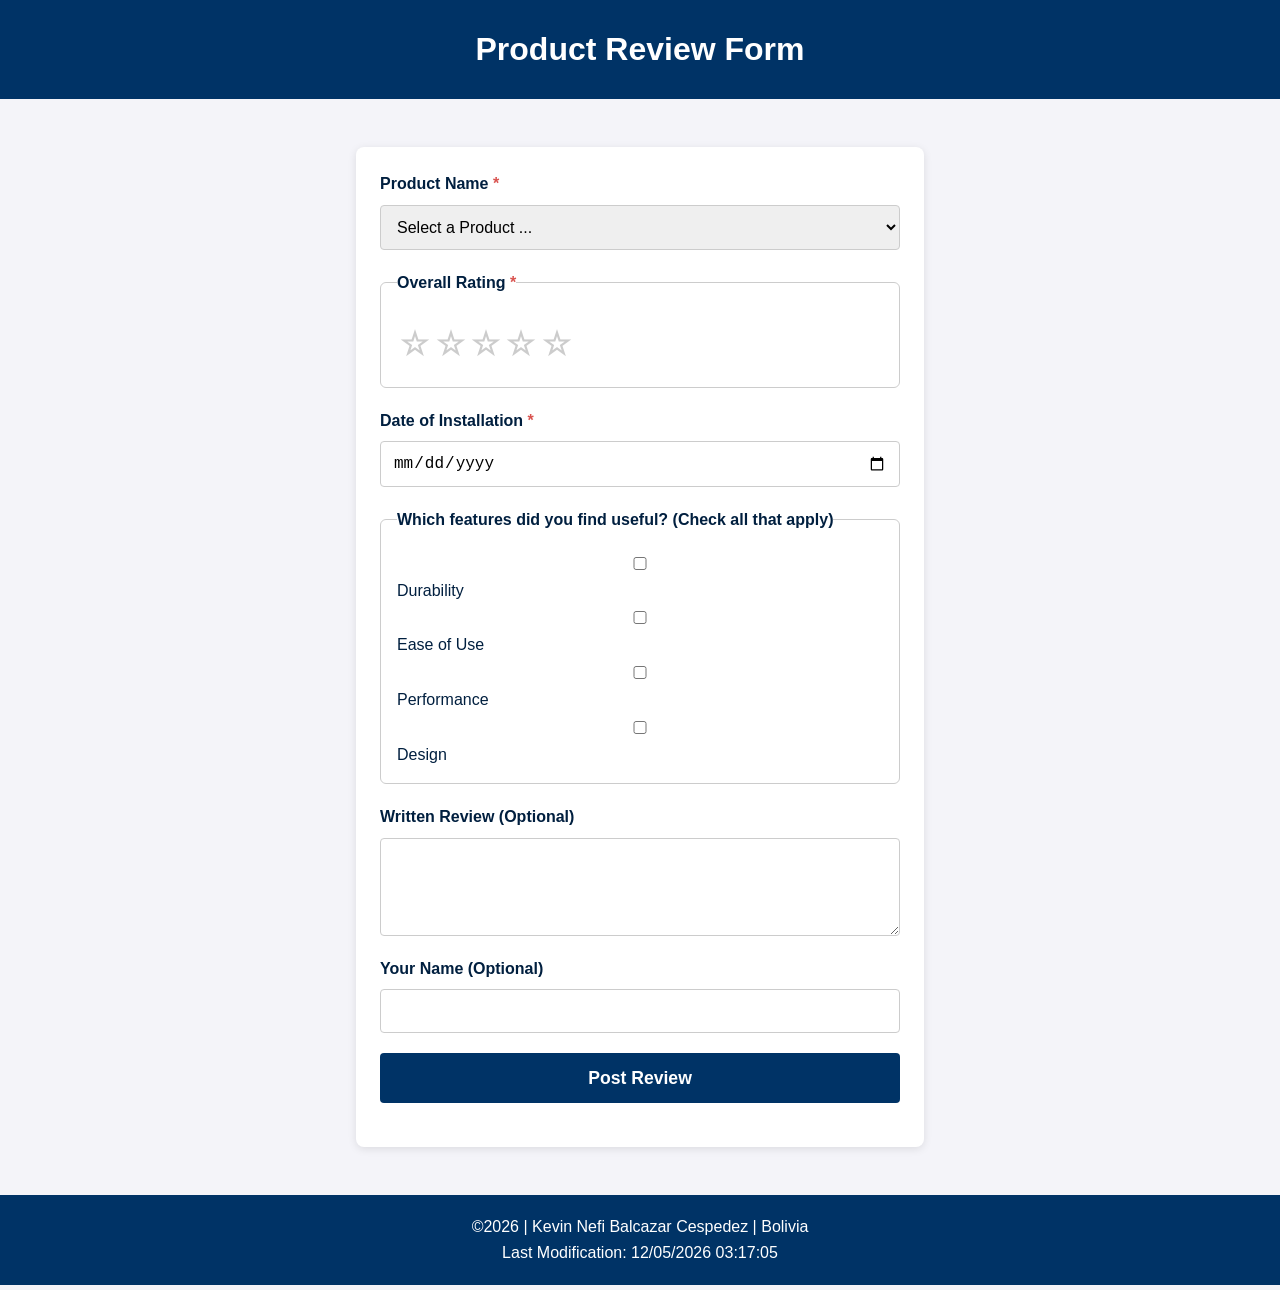
<file: form.html>
<!DOCTYPE html>
<html lang="en">
<head>
  <meta charset="UTF-8">
  <meta name="viewport" content="width=device-width, initial-scale=1.0">
  <title>Product Review - WDD 131</title>
  <meta name="description" content="Product Review Form assignment for WDD 131 by Kevin Nefi Balcazar Cespedez.">
  <meta name="author" content="Kevin Nefi Balcazar Cespedez">
  
  <link rel="stylesheet" href="styles/form.css">
  <script src="scripts/form.js" defer></script>
</head>
<body>
  <header>
    <h1>Product Review Form</h1>
  </header>

  <main>
    <form method="get" action="review.html">
      
      <!-- Product Name Select -->
      <div class="form-item">
        <label for="product-name">Product Name <span class="required">*</span></label>
        <select id="product-name" name="product-name" required>
          <option value="" disabled selected>Select a Product ...</option>
        </select>
      </div>

      <!-- Overall Rating (Radio Buttons) -->
      <fieldset class="form-item">
        <legend>Overall Rating <span class="required">*</span></legend>
        <div class="star-rating">
          <input type="radio" id="star5" name="rating" value="5" required>
          <label for="star5">☆</label>

          <input type="radio" id="star4" name="rating" value="4" required>
          <label for="star4">☆</label>

          <input type="radio" id="star3" name="rating" value="3" required>
          <label for="star3">☆</label>

          <input type="radio" id="star2" name="rating" value="2" required>
          <label for="star2">☆</label>

          <input type="radio" id="star1" name="rating" value="1" required>
          <label for="star1">☆</label>
        </div>
      </fieldset>

      <!-- Date of Installation -->
      <div class="form-item">
        <label for="install-date">Date of Installation <span class="required">*</span></label>
        <input type="date" id="install-date" name="install-date" required>
      </div>

      <!-- Useful Features (Checkboxes con etiquetas for exclusivas) -->
      <fieldset class="form-item">
        <legend>Which features did you find useful? (Check all that apply)</legend>
        <div class="checkbox-group">
          <input type="checkbox" id="feature-durability" name="features" value="durability">
          <label for="feature-durability">Durability</label>

          <input type="checkbox" id="feature-ease" name="features" value="ease-of-use">
          <label for="feature-ease">Ease of Use</label>

          <input type="checkbox" id="feature-performance" name="features" value="performance">
          <label for="feature-performance">Performance</label>

          <input type="checkbox" id="feature-design" name="features" value="design">
          <label for="feature-design">Design</label>
        </div>
      </fieldset>

      <!-- Written Review -->
      <div class="form-item">
        <label for="written-review">Written Review (Optional)</label>
        <textarea id="written-review" name="written-review" rows="4"></textarea>
      </div>

      <!-- User Name -->
      <div class="form-item">
        <label for="user-name">Your Name (Optional)</label>
        <input type="text" id="user-name" name="user-name">
      </div>

      <!-- Submit Button -->
      <div class="form-item">
        <input type="submit" value="Post Review">
      </div>

    </form>
  </main>

  <footer>
    <p>&copy;<span id="currentyear"></span> | Kevin Nefi Balcazar Cespedez | Bolivia</p>
    <p id="lastModified"></p>
  </footer>
</body>
</html>
</file>
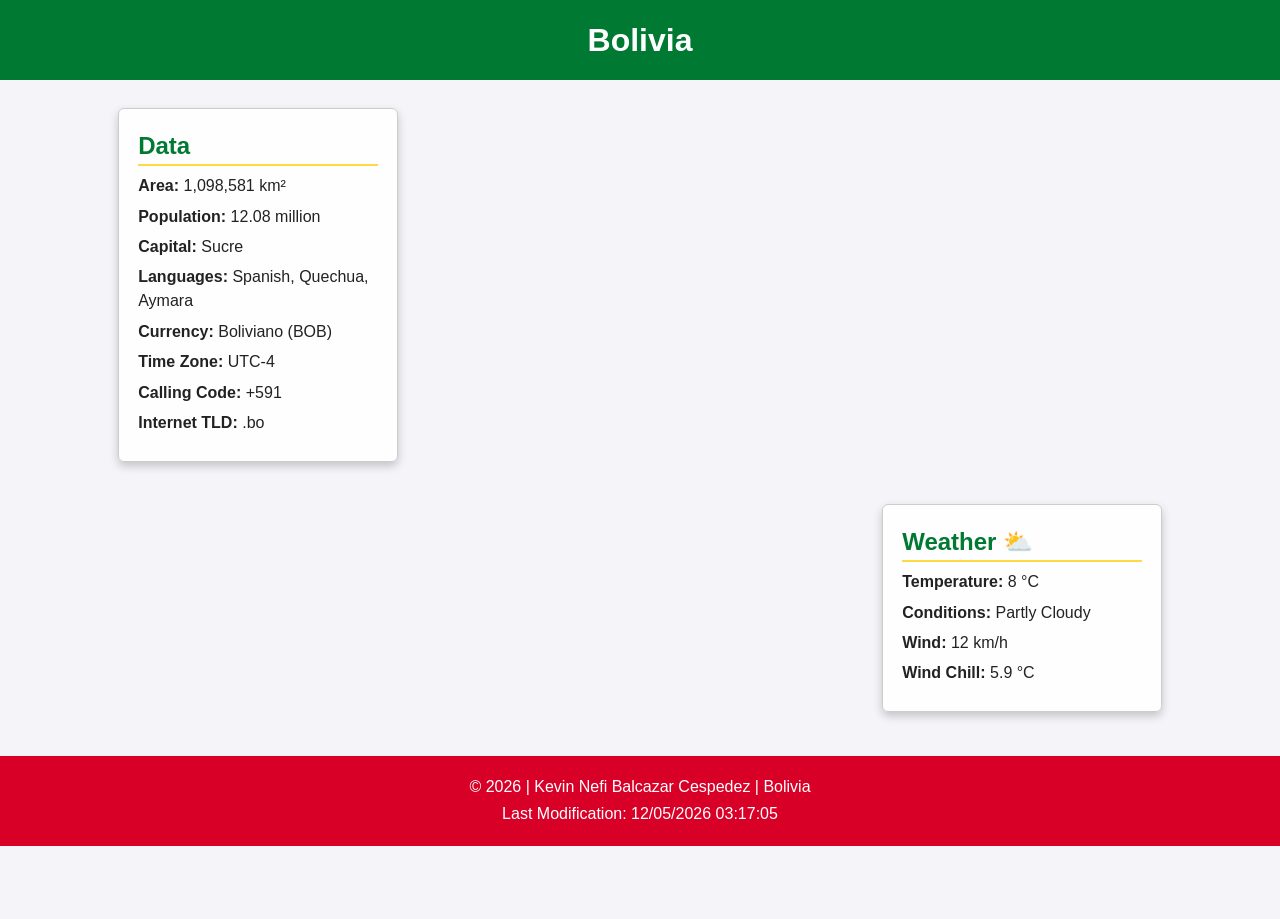
<file: place.html>
<!DOCTYPE html>
<html lang="en">
<head>
  <meta charset="UTF-8">
  <meta name="viewport" content="width=device-width, initial-scale=1.0">
  <title>Bolivia - Country Page</title>
  <meta name="description" content="WDD 131 - Country Page assignment featuring facts, images, and static weather information for Bolivia.">
  <meta name="author" content="Kevin Nefi Balcazar Cespedez">
  
  <link rel="stylesheet" href="styles/place.css">
  <script src="scripts/place.js" defer></script>
</head>
<body>
  <header>
    <h1>Bolivia</h1>
  </header>

  <main>
    <div class="hero">
      <picture>
        <source srcset="images/hero-large.webp" media="(min-width: 650px)">
        <img src="images/hero-small.webp" alt="Landscape of Bolivia" width="500" height="300">
      </picture>
      
      <section class="card data-card">
        <h2>Data</h2>
        <ul>
          <li><strong>Area:</strong> 1,098,581 km²</li>
          <li><strong>Population:</strong> 12.08 million</li>
          <li><strong>Capital:</strong> Sucre</li>
          <li><strong>Languages:</strong> Spanish, Quechua, Aymara</li>
          <li><strong>Currency:</strong> Boliviano (BOB)</li>
          <li><strong>Time Zone:</strong> UTC-4</li>
          <li><strong>Calling Code:</strong> +591</li>
          <li><strong>Internet TLD:</strong> .bo</li>
        </ul>
      </section>

      <section class="card weather-card">
        <h2>Weather</h2>
        <img src="images/weather.svg" alt="Weather icon" class="weather-icon-mobile">
        <ul>
          <li><strong>Temperature:</strong> <span id="temp">8</span> °C</li>
          <li><strong>Conditions:</strong> Partly Cloudy</li>
          <li><strong>Wind:</strong> <span id="wind">12</span> km/h</li>
          <li><strong>Wind Chill:</strong> <span id="chill"></span></li>
        </ul>
      </section>
    </div>
  </main>

  <footer>
    <p>&copy; <span id="currentyear"></span> | Kevin Nefi Balcazar Cespedez | Bolivia</p>
    <p id="lastModified"></p>
  </footer>
</body>
</html>
</file>
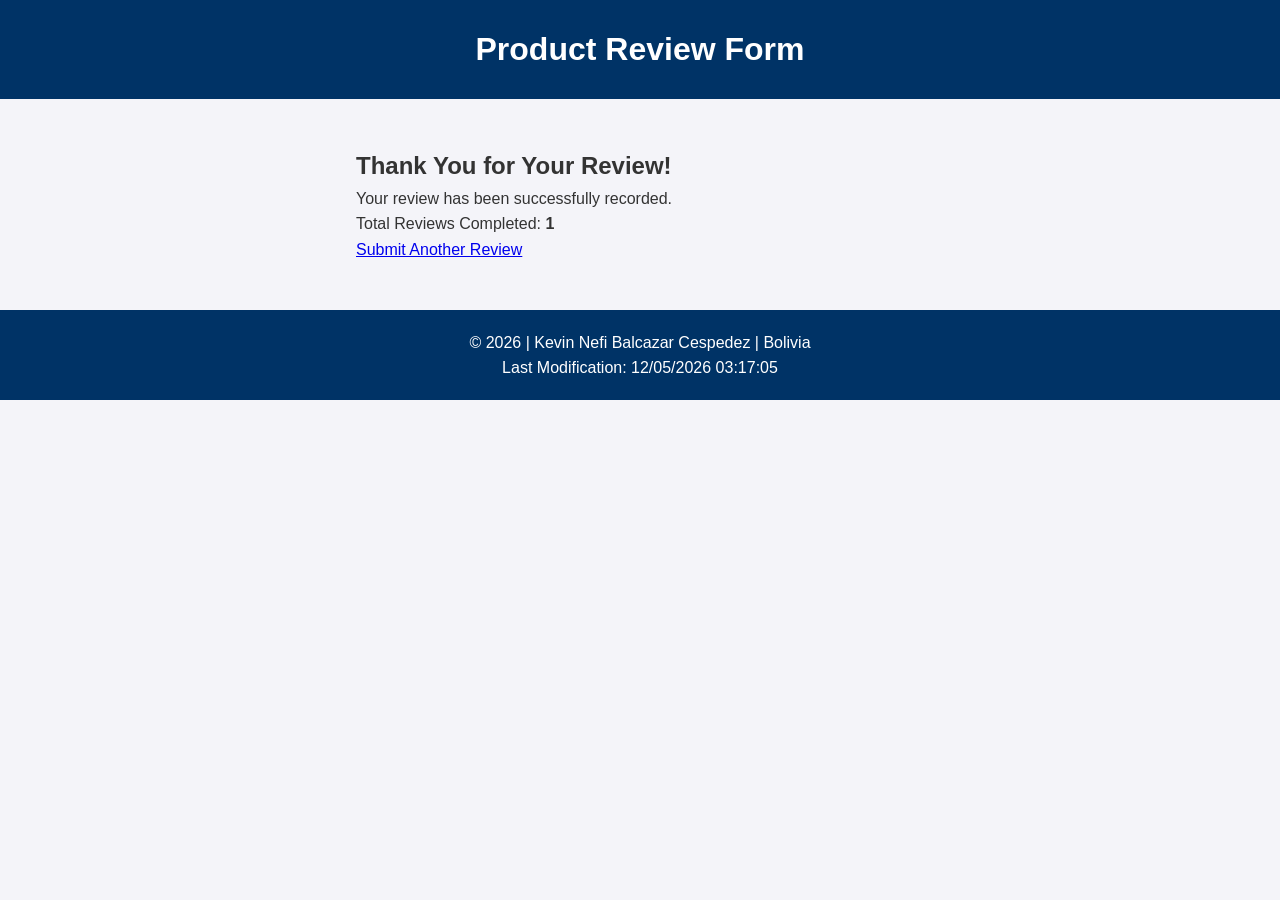
<file: review.html>
<!DOCTYPE html>
<html lang="en">
<head>
  <meta charset="UTF-8">
  <meta name="viewport" content="width=device-width, initial-scale=1.0">
  <title>Review Submitted - Kevin Nefi Balcazar Cespedez</title>
  <meta name="description" content="Confirmation page for Product Review Form submission.">
  <meta name="author" content="Kevin Nefi Balcazar Cespedez">
  
  <link rel="preconnect" href="https://fonts.googleapis.com">
  <link rel="preconnect" href="https://fonts.gstatic.com" crossorigin>
  <link href="https://fonts.googleapis.com/css2?family=Roboto:wght@400;700&display=swap" rel="stylesheet">
  
  <link rel="stylesheet" href="styles/form.css">
  <script src="scripts/review.js" defer></script>
</head>
<body>
  <header>
    <h1>Product Review Form</h1>
  </header>

  <main class="confirmation-container">
    <section class="confirmation-card">
      <h2>Thank You for Your Review!</h2>
      <p>Your review has been successfully recorded.</p>
      <div class="counter-box">
        <p>Total Reviews Completed: <strong id="review-count">0</strong></p>
      </div>
      <a href="form.html" class="back-link">Submit Another Review</a>
    </section>
  </main>

  <footer>
    <p>&copy; <span id="currentyear">2026</span> | Kevin Nefi Balcazar Cespedez | Bolivia</p>
    <p id="lastModified"></p>
  </footer>
</body>
</html>
</file>
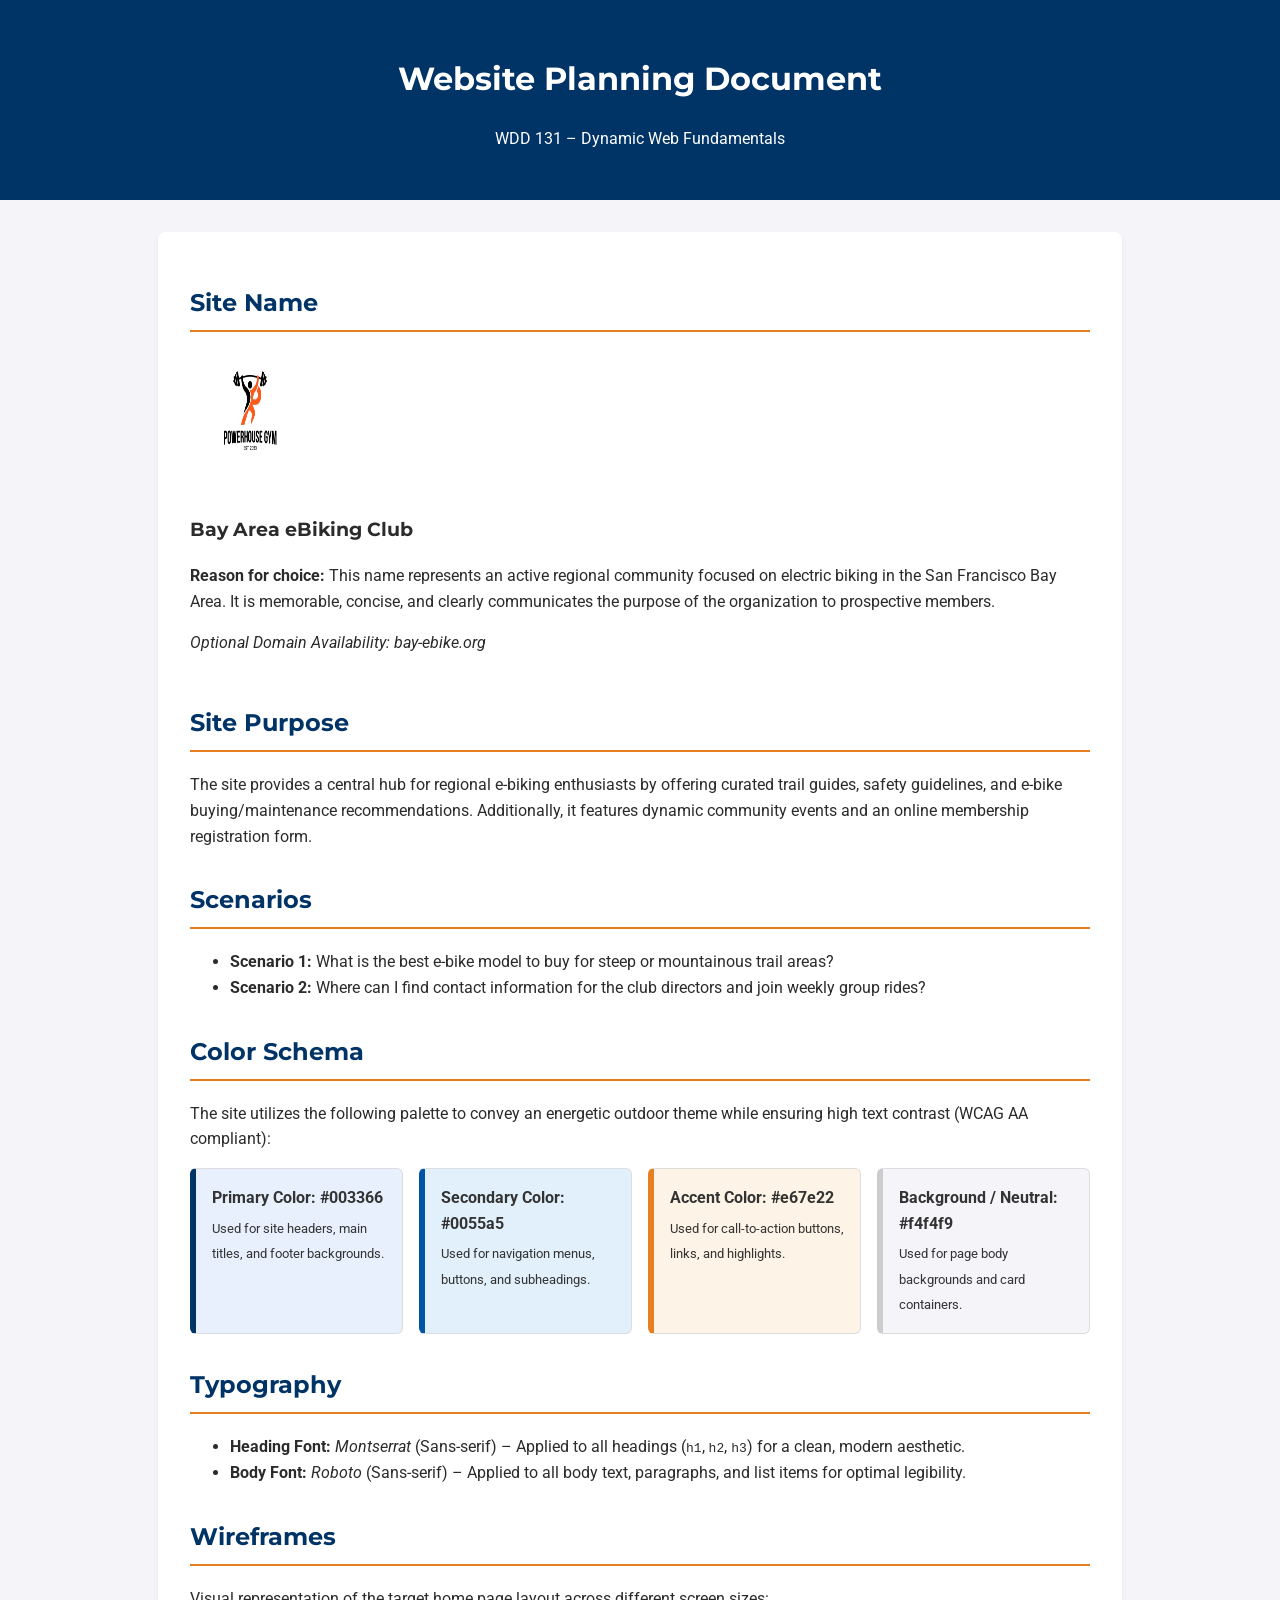
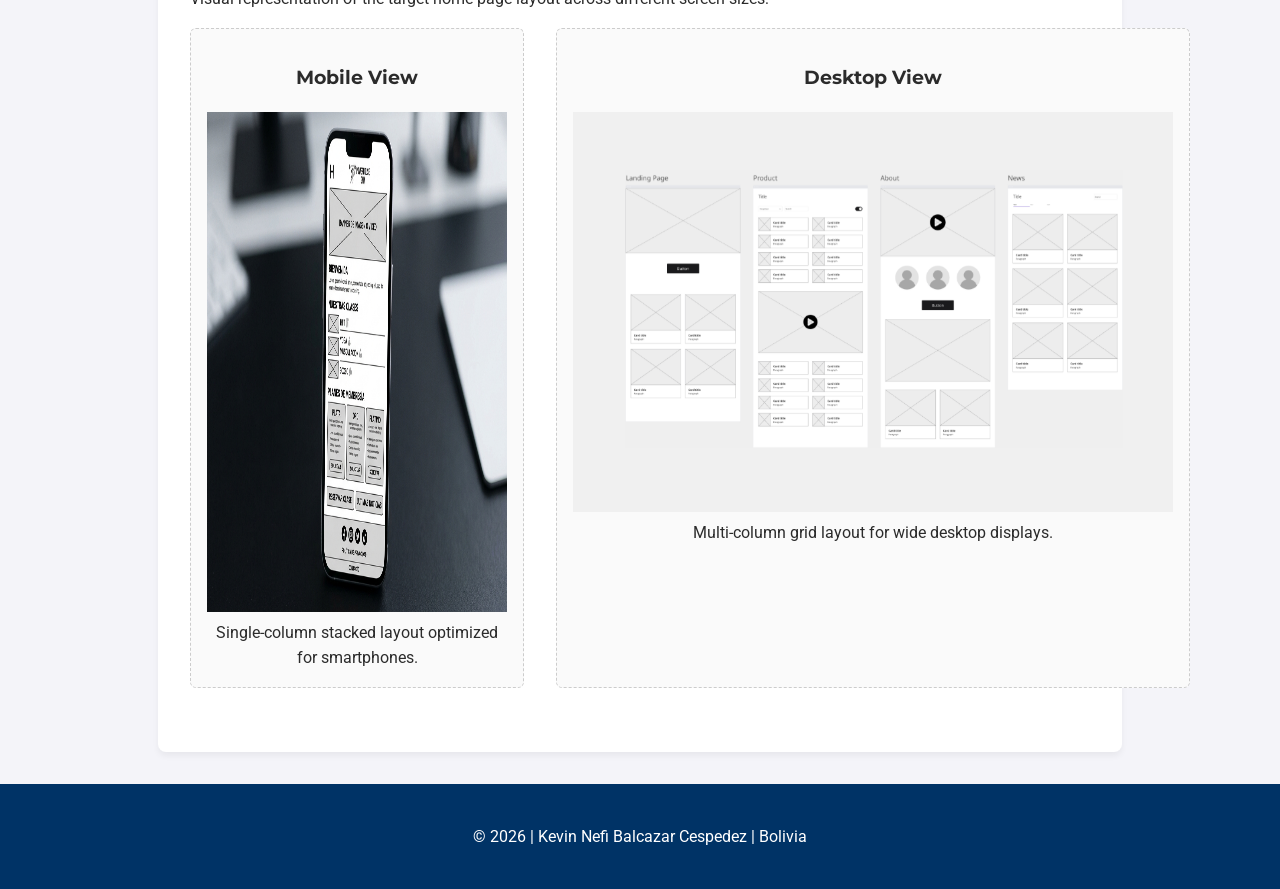
<file: project/siteplan.html>
<!DOCTYPE html>
<html lang="en">
<head>
  <meta charset="UTF-8">
  <meta name="viewport" content="width=device-width, initial-scale=1.0">
  <title>Website Plan - Kevin Nefi Balcazar Cespedez</title>
  <meta name="description" content="Website Planning Document for WDD 131 project by Kevin Nefi Balcazar Cespedez. Defines site name, purpose, scenarios, color schema, typography, and wireframes.">
  <meta name="author" content="Kevin Nefi Balcazar Cespedez">
  <link rel="preconnect" href="https://fonts.googleapis.com">
  <link rel="preconnect" href="https://fonts.gstatic.com" crossorigin>
  <link href="https://fonts.googleapis.com/css2?family=Roboto:ital,wght@0,400;0,700;1,400&family=Montserrat:wght@600;700&display=swap" rel="stylesheet">
  <link rel="stylesheet" href="styles/siteplan.css">
</head>
<body>
  <header>
    <h1>Website Planning Document</h1>
    <p>WDD 131 – Dynamic Web Fundamentals</p>
  </header>

  <main>
    <!-- Site Name Section -->
    <section class="plan-section">
      <h2>Site Name</h2>
      <div class="site-branding">
        <img src="images/logo.webp" alt="E-Bike Club Logo" width="120" height="120">
        <div>
          <h3>Bay Area eBiking Club</h3>
          <p><strong>Reason for choice:</strong> This name represents an active regional community focused on electric biking in the San Francisco Bay Area. It is memorable, concise, and clearly communicates the purpose of the organization to prospective members.</p>
          <p><em>Optional Domain Availability: bay-ebike.org</em></p>
        </div>
      </div>
    </section>

    <!-- Site Purpose Section -->
    <section class="plan-section">
      <h2>Site Purpose</h2>
      <p>The site provides a central hub for regional e-biking enthusiasts by offering curated trail guides, safety guidelines, and e-bike buying/maintenance recommendations. Additionally, it features dynamic community events and an online membership registration form.</p>
    </section>

    <!-- Scenarios Section -->
    <section class="plan-section">
      <h2>Scenarios</h2>
      <ul class="scenario-list">
        <li><strong>Scenario 1:</strong> What is the best e-bike model to buy for steep or mountainous trail areas?</li>
        <li><strong>Scenario 2:</strong> Where can I find contact information for the club directors and join weekly group rides?</li>
      </ul>
    </section>

    <!-- Color Schema Section -->
    <section class="plan-section">
      <h2>Color Schema</h2>
      <p>The site utilizes the following palette to convey an energetic outdoor theme while ensuring high text contrast (WCAG AA compliant):</p>
      <div class="color-palette">
        <div class="color-box primary">
          <span class="color-title">Primary Color: #003366</span>
          <small>Used for site headers, main titles, and footer backgrounds.</small>
        </div>
        <div class="color-box secondary">
          <span class="color-title">Secondary Color: #0055a5</span>
          <small>Used for navigation menus, buttons, and subheadings.</small>
        </div>
        <div class="color-box accent">
          <span class="color-title">Accent Color: #e67e22</span>
          <small>Used for call-to-action buttons, links, and highlights.</small>
        </div>
        <div class="color-box neutral">
          <span class="color-title">Background / Neutral: #f4f4f9</span>
          <small>Used for page body backgrounds and card containers.</small>
        </div>
      </div>
    </section>

    <!-- Typography Section -->
    <section class="plan-section">
      <h2>Typography</h2>
      <ul class="typography-list">
        <li><strong>Heading Font:</strong> <em>Montserrat</em> (Sans-serif) – Applied to all headings (<code>h1</code>, <code>h2</code>, <code>h3</code>) for a clean, modern aesthetic.</li>
        <li><strong>Body Font:</strong> <em>Roboto</em> (Sans-serif) – Applied to all body text, paragraphs, and list items for optimal legibility.</li>
      </ul>
    </section>

    <!-- Wireframes Section -->
    <section class="plan-section">
      <h2>Wireframes</h2>
      <p>Visual representation of the target home page layout across different screen sizes:</p>
      <div class="wireframe-container">
        <figure>
          <h3>Mobile View</h3>
          <img src="images/wireframe-mobile.webp" alt="Mobile layout wireframe" width="300" height="500">
          <figcaption>Single-column stacked layout optimized for smartphones.</figcaption>
        </figure>
        <figure>
          <h3>Desktop View</h3>
          <img src="images/wireframe-desktop.webp" alt="Desktop layout wireframe" width="600" height="400">
          <figcaption>Multi-column grid layout for wide desktop displays.</figcaption>
        </figure>
      </div>
    </section>
  </main>

  <footer>
    <p>&copy; <span id="currentyear">2026</span> | Kevin Nefi Balcazar Cespedez | Bolivia</p>
  </footer>
</body>
</html>
</file>
<file: styles/form.css>
/* Color Palette and Typography */
:root {
  --primary-color: #003366;
  --secondary-color: #001f3f;
  --accent-color: #e67e22;
  --light-bg: #f4f4f9;
  --text-dark: #333333;
  --white: #ffffff;
  --border-color: #cccccc;
}

* {
  box-sizing: border-box;
  margin: 0;
  padding: 0;
}

body {
  font-family: Arial, sans-serif;
  background-color: var(--light-bg);
  color: var(--text-dark);
  line-height: 1.6;
}

header {
  background-color: var(--primary-color);
  color: var(--white);
  text-align: center;
  padding: 1.5rem 1rem;
}

main {
  max-width: 100%;
  padding: 1rem;
}

form {
  background-color: var(--white);
  padding: 1.5rem;
  border-radius: 8px;
  box-shadow: 0 2px 8px rgba(0, 0, 0, 0.1);
}

.form-item {
  margin-bottom: 1.25rem;
  display: flex;
  flex-direction: column;
}

.required {
  color: #d9534f;
  font-weight: bold;
}

label, legend {
  font-weight: bold;
  margin-bottom: 0.5rem;
  color: var(--secondary-color);
}

fieldset {
  border: 1px solid var(--border-color);
  border-radius: 6px;
  padding: 1rem;
}

input[type="text"],
input[type="date"],
select,
textarea {
  width: 100%;
  padding: 0.75rem;
  border: 1px solid var(--border-color);
  border-radius: 4px;
  font-size: 1rem;
}

/* Star Rating */
.star-rating {
  display: flex;
  flex-direction: row-reverse;
  justify-content: flex-end;
  font-size: 2rem;
}

.star-rating input[type="radio"] {
  display: none;
}

.star-rating label {
  color: #ccc;
  cursor: pointer;
  padding: 0 0.2rem;
  margin-bottom: 0;
}

.star-rating input[type="radio"]:checked ~ label,
.star-rating label:hover,
.star-rating label:hover ~ label {
  color: var(--accent-color);
}

/* Checkbox Layout */
.checkbox-group {
  display: flex;
  flex-direction: column;
  gap: 0.5rem;
}

.checkbox-group label {
  font-weight: normal;
  cursor: pointer;
  margin-bottom: 0;
}

/* Submit Button */
input[type="submit"] {
  background-color: var(--primary-color);
  color: var(--white);
  border: none;
  padding: 0.9rem;
  font-size: 1.1rem;
  font-weight: bold;
  border-radius: 4px;
  cursor: pointer;
}

footer {
  background-color: var(--primary-color);
  color: var(--white);
  text-align: center;
  padding: 1.2rem;
  margin-top: 2rem;
}

/* Media Query Requerida para la Auditoría */
@media screen and (min-width: 600px) {
  main {
    max-width: 600px;
    margin: 2rem auto;
  }
}
</file>
<file: styles/place.css>
:root {
  --primary-color: #007a33;   /* Verde de la bandera de Bolivia */
  --secondary-color: #d80027; /* Rojo de la bandera */
  --accent-color: #ffda44;    /* Amarillo de la bandera */
  --text-color: #222222;
  --card-bg: rgba(255, 255, 255, 0.92);
  --font-family: Arial, Helvetica, sans-serif;
}

* {
  box-sizing: border-box;
  margin: 0;
  padding: 0;
}

body {
  font-family: var(--font-family);
  color: var(--text-color);
  background-color: #f4f4f9;
  line-height: 1.5;
}

header {
  background-color: var(--primary-color);
  color: #ffffff;
  text-align: center;
  padding: 1rem;
}

main {
  max-width: 1100px;
  margin: 0 auto;
}

.hero {
  position: relative;
  display: flex;
  flex-direction: column;
}

.hero picture img {
  width: 100%;
  height: auto;
  display: block;
  object-fit: cover;
}

.card {
  background: var(--card-bg);
  padding: 1.2rem;
  margin: 0.5rem;
  border: 1px solid #ccc;
  border-radius: 6px;
}

.card h2 {
  color: var(--primary-color);
  margin-bottom: 0.5rem;
  border-bottom: 2px solid var(--accent-color);
}

.card ul {
  list-style: none;
}

.card li {
  margin-bottom: 0.4rem;
}

.weather-icon-mobile {
  width: 48px;
  height: 48px;
  display: block;
  margin: 0.5rem 0;
}

/* Vista Desktop / Pantallas Anchas */
@media (min-width: 650px) {
  .hero {
    display: grid;
    grid-template-columns: 1fr;
    position: relative;
  }

  .card {
    position: absolute;
    width: 280px;
    box-shadow: 0 4px 10px rgba(0, 0, 0, 0.2);
  }

  .data-card {
    top: 20px;
    left: 20px;
  }

  .weather-card {
    bottom: 20px;
    right: 20px;
  }

  .weather-icon-mobile {
    display: none; /* Se oculta el SVG en pantallas grandes */
  }

  /* Pseudoelemento para el emoticono tras el título Weather */
  .weather-card h2::after {
    content: " ⛅";
  }
}

footer {
  background-color: var(--secondary-color);
  color: #ffffff;
  text-align: center;
  padding: 1rem;
  margin-top: 1rem;
}

footer p {
  margin: 0.2rem 0;
}
</file>
<file: project/styles/siteplan.css>
:root {
  --primary-color: #003366;
  --secondary-color: #0055a5;
  --accent-color: #e67e22;
  --background-color: #f4f4f9;
  --text-color: #2b2b2b;
}

body {
  font-family: 'Roboto', sans-serif;
  background-color: var(--background-color);
  color: var(--text-color);
  margin: 0;
  padding: 0;
  line-height: 1.6;
}

header {
  background-color: var(--primary-color);
  color: #ffffff;
  text-align: center;
  padding: 2rem 1rem;
}

h1, h2, h3 {
  font-family: 'Montserrat', sans-serif;
}

main {
  max-width: 900px;
  margin: 2rem auto;
  background: #ffffff;
  padding: 2rem;
  border-radius: 8px;
  box-shadow: 0 4px 6px rgba(0,0,0,0.05);
}

.plan-section {
  margin-bottom: 2rem;
}

h2 {
  color: var(--primary-color);
  border-bottom: 2px solid var(--accent-color);
  padding-bottom: 0.5rem;
}

.site-branding {
  display: flex;
  gap: 1.5rem;
  align-items: center;
  flex-wrap: wrap;
}

.color-palette {
  display: grid;
  grid-template-columns: repeat(auto-fit, minmax(200px, 1fr));
  gap: 1rem;
  margin-top: 1rem;
}

.color-box {
  padding: 1rem;
  border-radius: 6px;
  color: #333;
  border: 1px solid #ddd;
}

.color-box.primary { background-color: #e8f0fe; border-left: 6px solid #003366; }
.color-box.secondary { background-color: #e1f0fa; border-left: 6px solid #0055a5; }
.color-box.accent { background-color: #fdf3e6; border-left: 6px solid #e67e22; }
.color-box.neutral { background-color: #f4f4f9; border-left: 6px solid #cccccc; }

.color-title {
  font-weight: bold;
  display: block;
  margin-bottom: 0.25rem;
}

.wireframe-container {
  display: grid;
  grid-template-columns: 1fr;
  gap: 2rem;
  margin-top: 1rem;
}

@media (min-width: 768px) {
  .wireframe-container {
    grid-template-columns: 1fr 1fr;
  }
}

figure {
  background: #fafafa;
  border: 1px dashed #ccc;
  padding: 1rem;
  border-radius: 6px;
  margin: 0;
  text-align: center;
}

footer {
  text-align: center;
  padding: 1.5rem;
  background-color: var(--primary-color);
  color: #ffffff;
  margin-top: 2rem;
}
</file>
